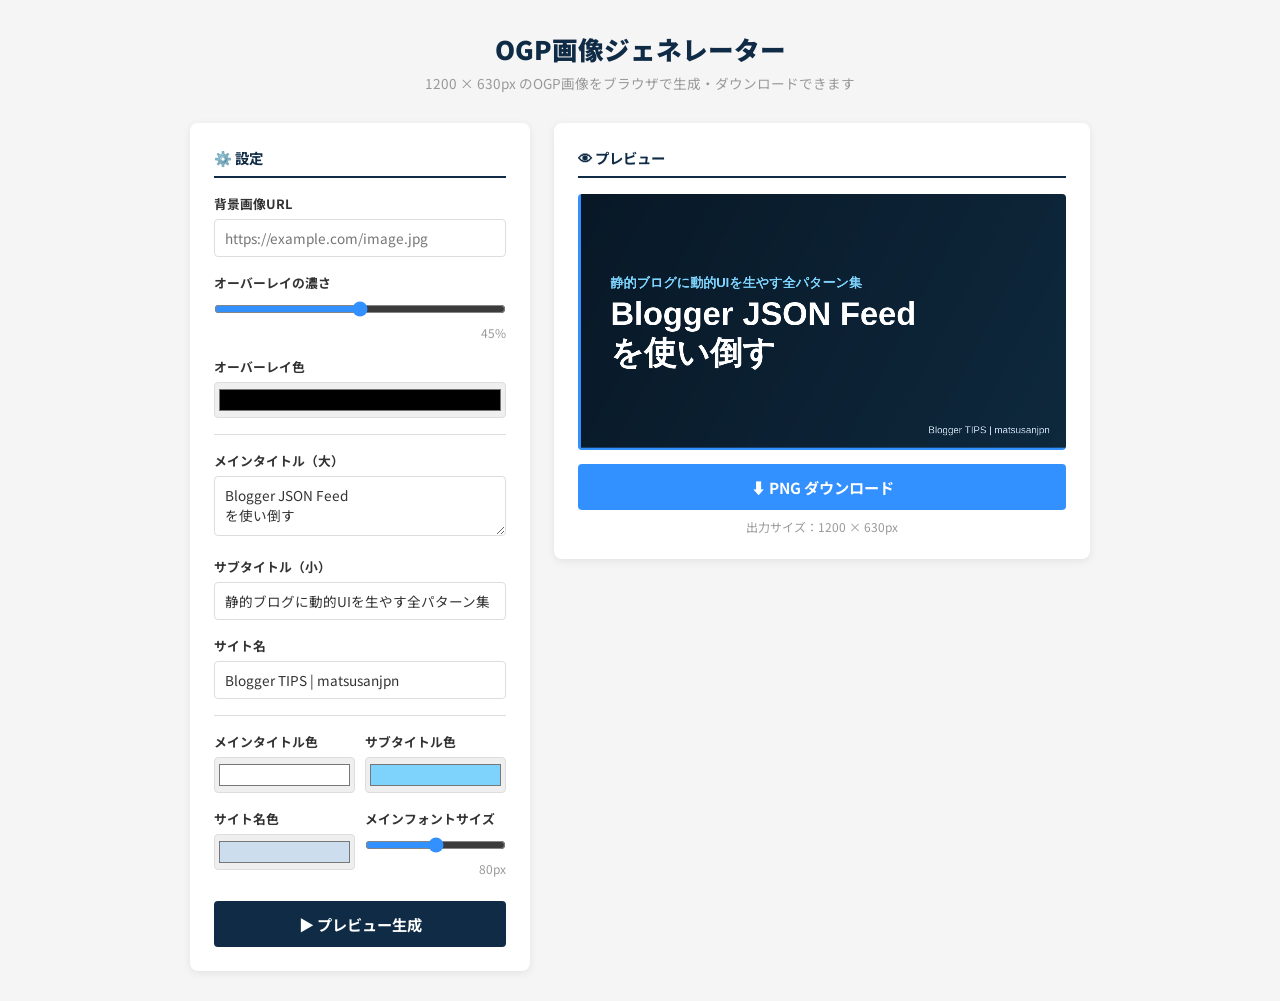
<file: blogger/ogp-generator.html>
<!DOCTYPE html>
<html lang="ja">
<head>
<meta charset="UTF-8">
<meta name="viewport" content="width=device-width, initial-scale=1.0">
<title>OGP画像ジェネレーター</title>
<style>
  @import url('https://fonts.googleapis.com/css2?family=Noto+Sans+JP:wght@400;700;900&display=swap');

  :root {
    --brand: #0f2b46;
    --accent: #3391ff;
    --bg: #f6f5f5;
    --white: #ffffff;
    --border: #ddd;
    --text: #333;
    --light: #999;
  }

  * { box-sizing: border-box; margin: 0; padding: 0; }

  body {
    font-family: 'Noto Sans JP', sans-serif;
    background: var(--bg);
    color: var(--text);
    min-height: 100vh;
    padding: 30px 20px;
  }

  h1 {
    text-align: center;
    font-size: 1.6rem;
    font-weight: 900;
    color: var(--brand);
    margin-bottom: 6px;
  }

  .subtitle {
    text-align: center;
    font-size: 0.85rem;
    color: var(--light);
    margin-bottom: 30px;
  }

  .container {
    max-width: 900px;
    margin: 0 auto;
    display: grid;
    grid-template-columns: 340px 1fr;
    gap: 24px;
    align-items: start;
  }

  .panel {
    background: var(--white);
    border-radius: 8px;
    padding: 24px;
    box-shadow: 0 2px 8px rgba(0,0,0,0.08);
  }

  .panel h2 {
    font-size: 0.9rem;
    font-weight: 700;
    color: var(--brand);
    margin-bottom: 16px;
    padding-bottom: 8px;
    border-bottom: 2px solid var(--brand);
  }

  .field {
    margin-bottom: 16px;
  }

  .field label {
    display: block;
    font-size: 0.8rem;
    font-weight: 700;
    color: var(--text);
    margin-bottom: 6px;
  }

  .field input[type="text"],
  .field input[type="url"],
  .field textarea {
    width: 100%;
    padding: 8px 10px;
    border: 1px solid var(--border);
    border-radius: 4px;
    font-size: 0.85rem;
    font-family: inherit;
    color: var(--text);
    outline: none;
    transition: border-color 0.2s;
  }

  .field input:focus,
  .field textarea:focus {
    border-color: var(--accent);
  }

  .field textarea {
    resize: vertical;
    min-height: 60px;
  }

  .field-row {
    display: grid;
    grid-template-columns: 1fr 1fr;
    gap: 10px;
  }

  .field input[type="color"] {
    width: 100%;
    height: 36px;
    border: 1px solid var(--border);
    border-radius: 4px;
    cursor: pointer;
    padding: 2px;
  }

  .field input[type="range"] {
    width: 100%;
    accent-color: var(--accent);
  }

  .field .range-val {
    font-size: 0.75rem;
    color: var(--light);
    text-align: right;
    margin-top: 2px;
  }

  .btn-generate {
    width: 100%;
    padding: 12px;
    background: var(--brand);
    color: var(--white);
    border: none;
    border-radius: 4px;
    font-size: 0.95rem;
    font-weight: 700;
    font-family: inherit;
    cursor: pointer;
    transition: background 0.2s;
    margin-top: 8px;
  }

  .btn-generate:hover {
    background: #1a3f5c;
  }

  .preview-panel {
    background: var(--white);
    border-radius: 8px;
    padding: 24px;
    box-shadow: 0 2px 8px rgba(0,0,0,0.08);
  }

  .preview-panel h2 {
    font-size: 0.9rem;
    font-weight: 700;
    color: var(--brand);
    margin-bottom: 16px;
    padding-bottom: 8px;
    border-bottom: 2px solid var(--brand);
  }

  .canvas-wrapper {
    width: 100%;
    aspect-ratio: 1200 / 630;
    background: #eee;
    border-radius: 4px;
    overflow: hidden;
    position: relative;
  }

  canvas {
    width: 100%;
    height: 100%;
    display: block;
  }

  .btn-download {
    width: 100%;
    padding: 12px;
    background: var(--accent);
    color: var(--white);
    border: none;
    border-radius: 4px;
    font-size: 0.95rem;
    font-weight: 700;
    font-family: inherit;
    cursor: pointer;
    transition: background 0.2s;
    margin-top: 14px;
  }

  .btn-download:hover {
    background: #1a6fd4;
  }

  .size-note {
    text-align: center;
    font-size: 0.75rem;
    color: var(--light);
    margin-top: 8px;
  }

  .divider {
    height: 1px;
    background: var(--border);
    margin: 16px 0;
  }

  @media (max-width: 700px) {
    .container {
      grid-template-columns: 1fr;
    }
  }
</style>
</head>
<body>

<h1>OGP画像ジェネレーター</h1>
<p class="subtitle">1200 × 630px のOGP画像をブラウザで生成・ダウンロードできます</p>

<div class="container">
  <!-- 入力パネル -->
  <div class="panel">
    <h2>⚙️ 設定</h2>

    <div class="field">
      <label>背景画像URL</label>
      <input type="url" id="bgUrl" placeholder="https://example.com/image.jpg">
    </div>

    <div class="field">
      <label>オーバーレイの濃さ</label>
      <input type="range" id="overlayOpacity" min="0" max="90" value="45" oninput="document.getElementById('overlayVal').textContent=this.value+'%'">
      <div class="range-val" id="overlayVal">45%</div>
    </div>

    <div class="field">
      <label>オーバーレイ色</label>
      <input type="color" id="overlayColor" value="#000000">
    </div>

    <div class="divider"></div>

    <div class="field">
      <label>メインタイトル（大）</label>
      <textarea id="mainTitle" placeholder="例：カスタマイズ全記録">Blogger JSON Feed
を使い倒す</textarea>
    </div>

    <div class="field">
      <label>サブタイトル（小）</label>
      <input type="text" id="subTitle" placeholder="例：Materiapollo" value="静的ブログに動的UIを生やす全パターン集">
    </div>

    <div class="field">
      <label>サイト名</label>
      <input type="text" id="siteName" value="Blogger TIPS | matsusanjpn">
    </div>

    <div class="divider"></div>

    <div class="field-row">
      <div class="field">
        <label>メインタイトル色</label>
        <input type="color" id="mainColor" value="#ffffff">
      </div>
      <div class="field">
        <label>サブタイトル色</label>
        <input type="color" id="subColor" value="#7dd3fc">
      </div>
    </div>

    <div class="field-row">
      <div class="field">
        <label>サイト名色</label>
        <input type="color" id="siteColor" value="#ccddee">
      </div>
      <div class="field">
        <label>メインフォントサイズ</label>
        <input type="range" id="mainFontSize" min="40" max="120" value="80" oninput="document.getElementById('mainFontVal').textContent=this.value+'px'">
        <div class="range-val" id="mainFontVal">80px</div>
      </div>
    </div>

    <button class="btn-generate" onclick="generate()">▶ プレビュー生成</button>
  </div>

  <!-- プレビューパネル -->
  <div class="preview-panel">
    <h2>👁 プレビュー</h2>
    <div class="canvas-wrapper">
      <canvas id="ogpCanvas" width="1200" height="630"></canvas>
    </div>
    <button class="btn-download" onclick="download()">⬇ PNG ダウンロード</button>
    <p class="size-note">出力サイズ：1200 × 630px</p>
  </div>
</div>

<script>
const canvas = document.getElementById('ogpCanvas');
const ctx = canvas.getContext('2d');

function hexToRgba(hex, alpha) {
  const r = parseInt(hex.slice(1,3),16);
  const g = parseInt(hex.slice(3,5),16);
  const b = parseInt(hex.slice(5,7),16);
  return `rgba(${r},${g},${b},${alpha})`;
}

function wrapText(ctx, text, x, y, maxWidth, lineHeight) {
  const lines = text.split('\n');
  let totalLines = [];
  lines.forEach(line => {
    const words = line.split('');
    let currentLine = '';
    words.forEach(char => {
      const testLine = currentLine + char;
      if (ctx.measureText(testLine).width > maxWidth && currentLine !== '') {
        totalLines.push(currentLine);
        currentLine = char;
      } else {
        currentLine = testLine;
      }
    });
    if (currentLine) totalLines.push(currentLine);
  });

  const totalHeight = totalLines.length * lineHeight;
  let startY = y - totalHeight / 2;
  totalLines.forEach(line => {
    ctx.fillText(line, x, startY);
    startY += lineHeight;
  });
}

function generate() {
  const W = 1200, H = 630;
  ctx.clearRect(0, 0, W, H);

  // 背景
  const bgUrl = document.getElementById('bgUrl').value.trim();
  const overlayOpacity = parseInt(document.getElementById('overlayOpacity').value) / 100;
  const overlayColor = document.getElementById('overlayColor').value;
  const mainTitle = document.getElementById('mainTitle').value;
  const subTitle = document.getElementById('subTitle').value;
  const siteName = document.getElementById('siteName').value;
  const mainColor = document.getElementById('mainColor').value;
  const subColor = document.getElementById('subColor').value;
  const siteColor = document.getElementById('siteColor').value;
  const mainFontSize = parseInt(document.getElementById('mainFontSize').value);

  const draw = () => {
    // オーバーレイ
    ctx.fillStyle = hexToRgba(overlayColor, overlayOpacity);
    ctx.fillRect(0, 0, W, H);

    // 左側のアクセントライン
    ctx.fillStyle = '#3391ff';
    ctx.fillRect(0, 0, 8, H);

    // サブタイトル
    ctx.font = `700 32px 'Noto Sans JP', sans-serif`;
    ctx.fillStyle = subColor;
    ctx.textAlign = 'left';
    ctx.textBaseline = 'middle';
    ctx.fillText(subTitle, 80, 220);

    // メインタイトル
    ctx.font = `900 ${mainFontSize}px 'Noto Sans JP', sans-serif`;
    ctx.fillStyle = mainColor;
    ctx.textAlign = 'left';
    ctx.textBaseline = 'top';

    const lines = mainTitle.replace(/\\n/g, '\n').split('\n');
    let startY = 260;
    lines.forEach(line => {
      ctx.fillText(line, 80, startY);
      startY += mainFontSize * 1.2;
    });

    // サイト名（右下）
    ctx.font = `400 24px 'Noto Sans JP', sans-serif`;
    ctx.fillStyle = siteColor;
    ctx.textAlign = 'right';
    ctx.textBaseline = 'bottom';
    ctx.fillText(siteName, W - 40, H - 36);

    // 下部ライン
    ctx.fillStyle = '#3391ff';
    ctx.fillRect(0, H - 6, W, 6);
  };

  if (bgUrl) {
    const img = new Image();
    img.crossOrigin = 'anonymous';
    img.onload = () => {
      // 背景画像をカバー
      const scale = Math.max(W / img.width, H / img.height);
      const sw = img.width * scale;
      const sh = img.height * scale;
      const sx = (W - sw) / 2;
      const sy = (H - sh) / 2;
      ctx.drawImage(img, sx, sy, sw, sh);
      draw();
    };
    img.onerror = () => {
      ctx.fillStyle = '#1a2a3a';
      ctx.fillRect(0, 0, W, H);
      draw();
    };
    img.src = bgUrl;
  } else {
    // 背景なし→グラデーション
    const grad = ctx.createLinearGradient(0, 0, W, H);
    grad.addColorStop(0, '#0f2b46');
    grad.addColorStop(1, '#1a4a6e');
    ctx.fillStyle = grad;
    ctx.fillRect(0, 0, W, H);
    draw();
  }
}

function download() {
  const link = document.createElement('a');
  link.download = 'ogp.png';
  link.href = canvas.toDataURL('image/png');
  link.click();
}

// 初期プレビュー
generate();
</script>
</body>
</html>
</file>
